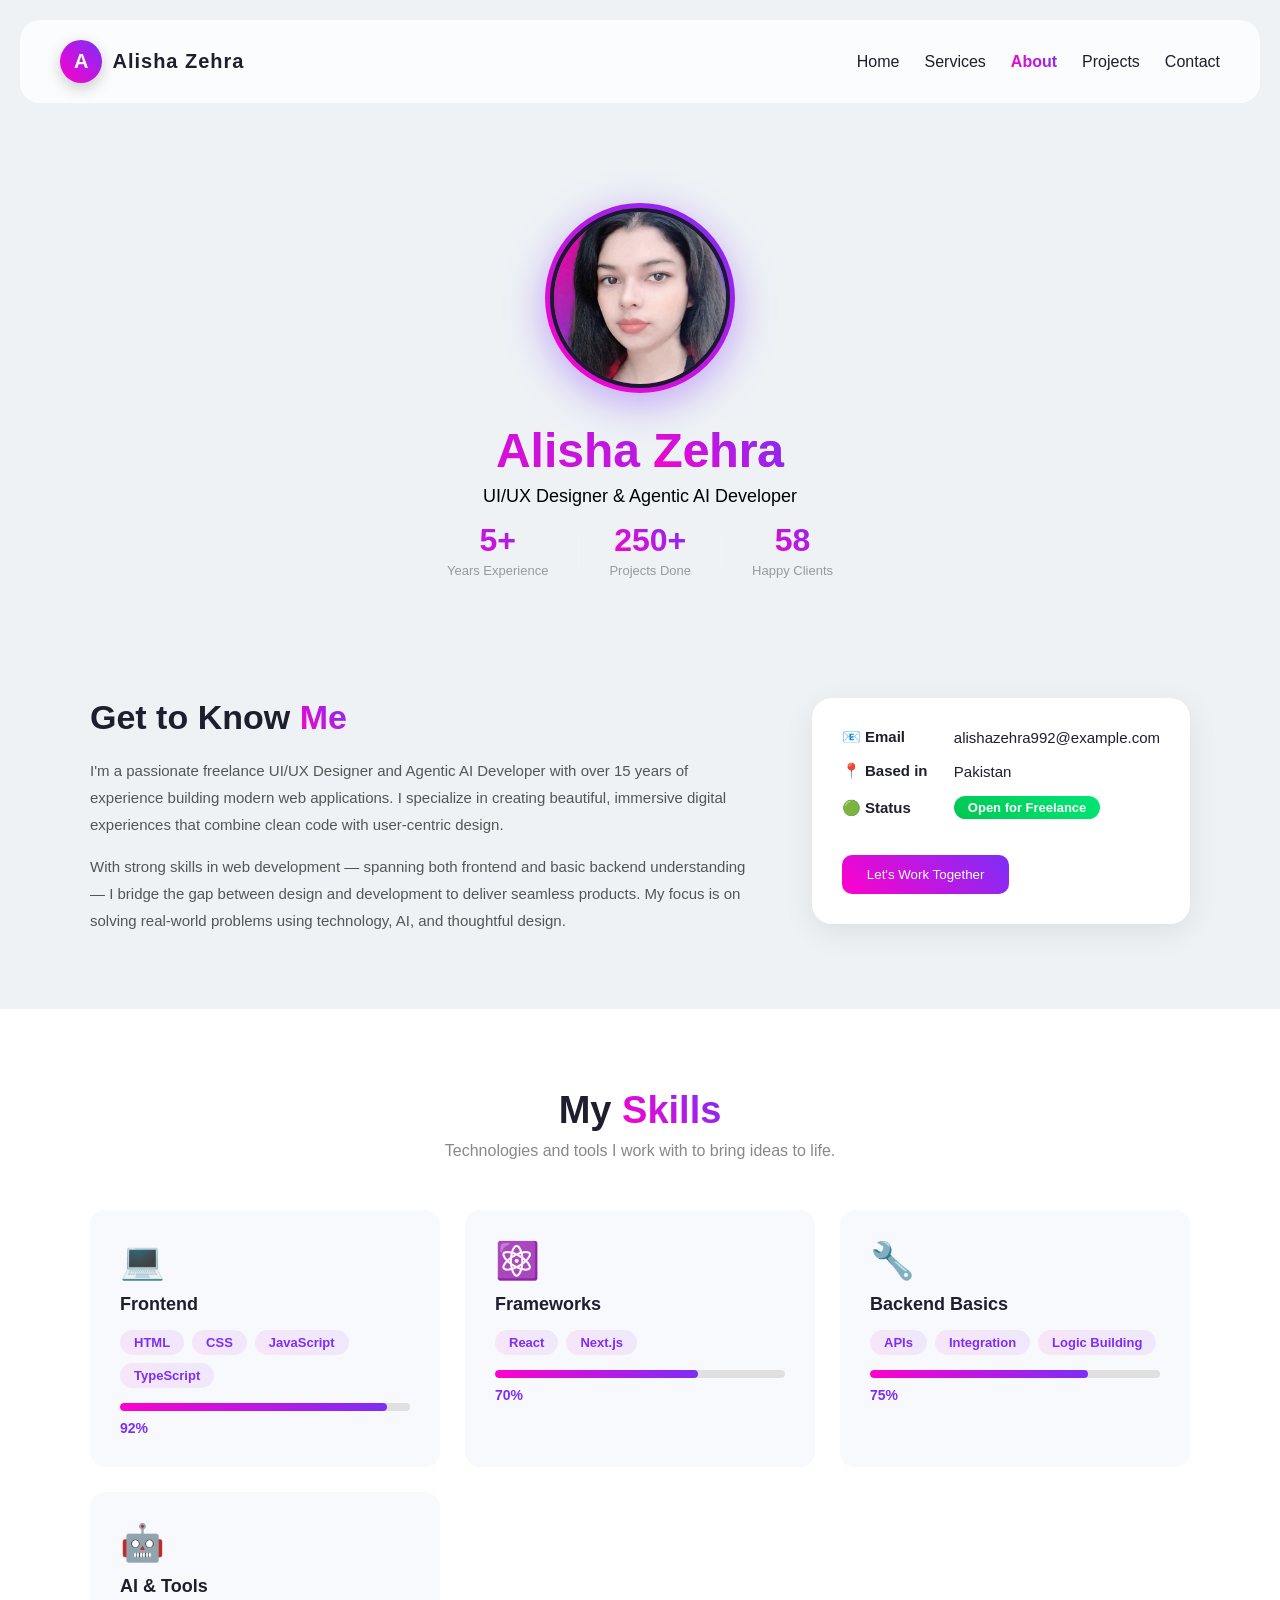
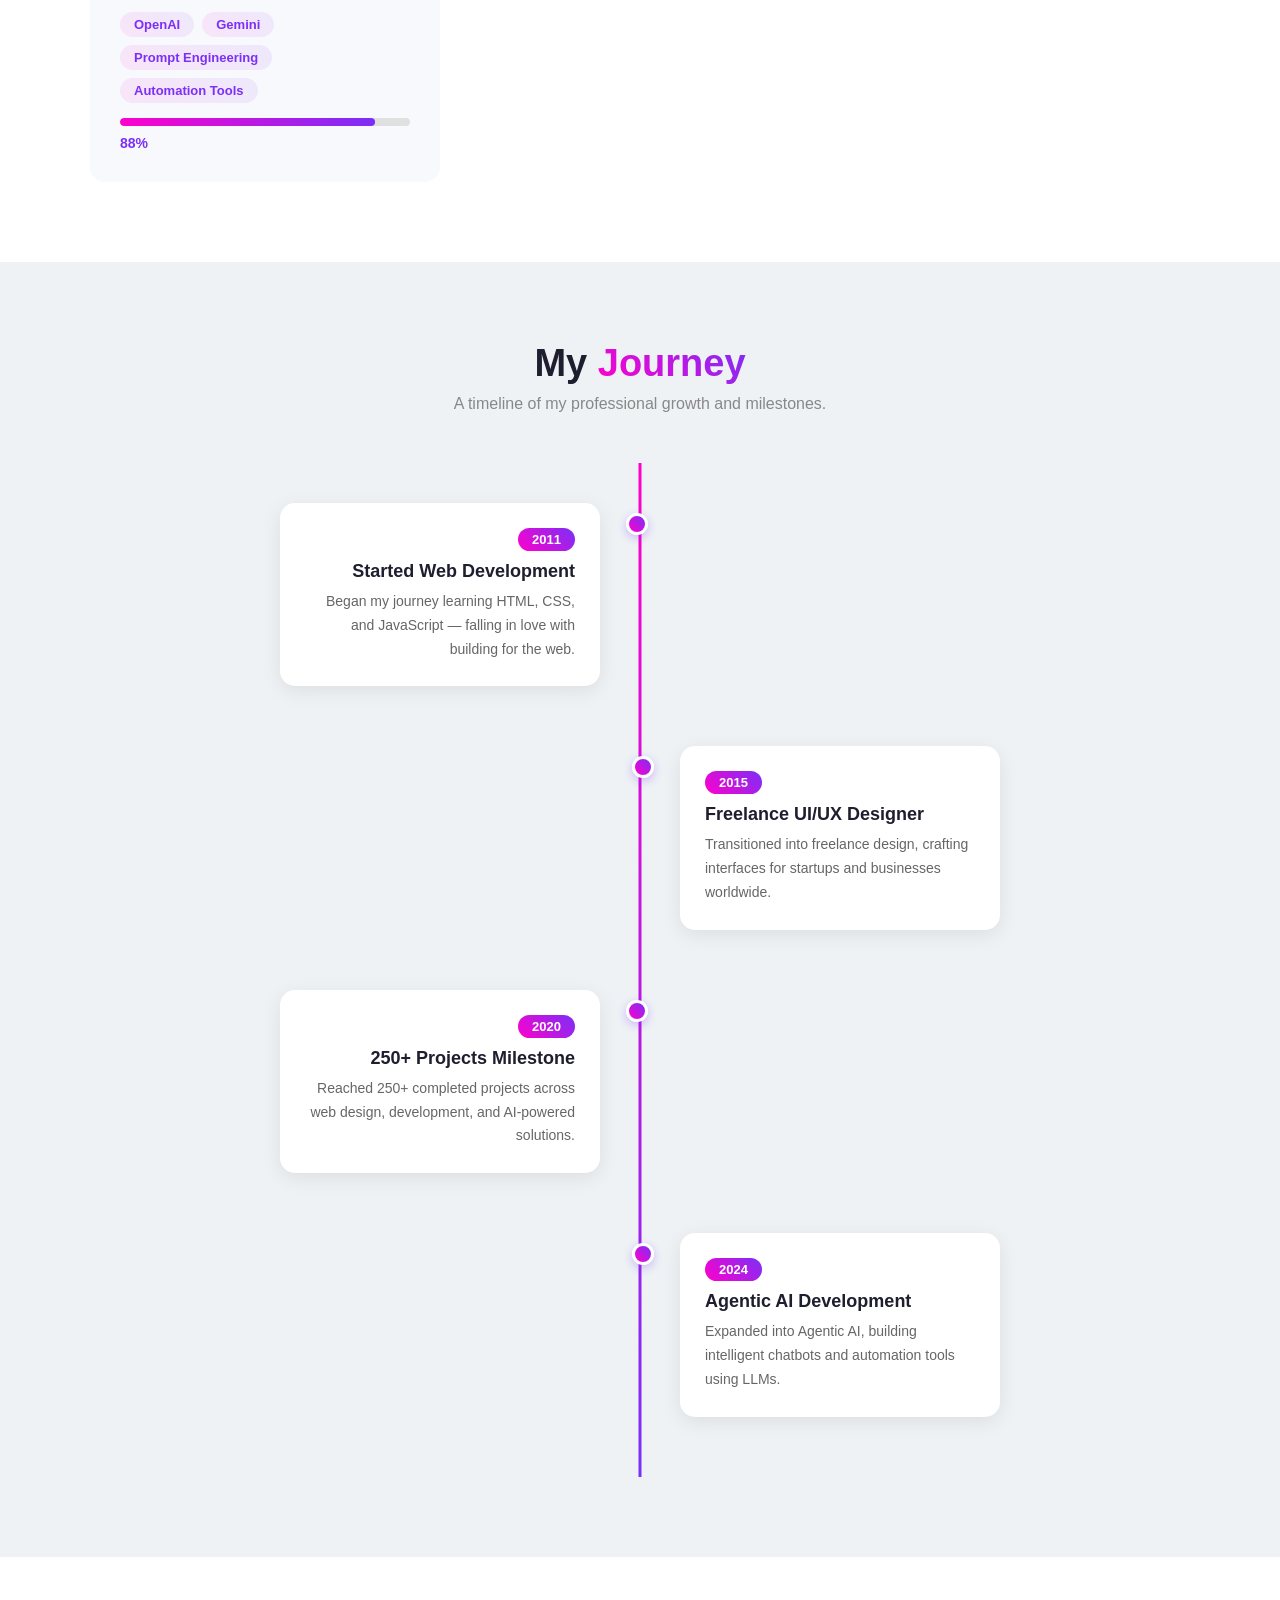
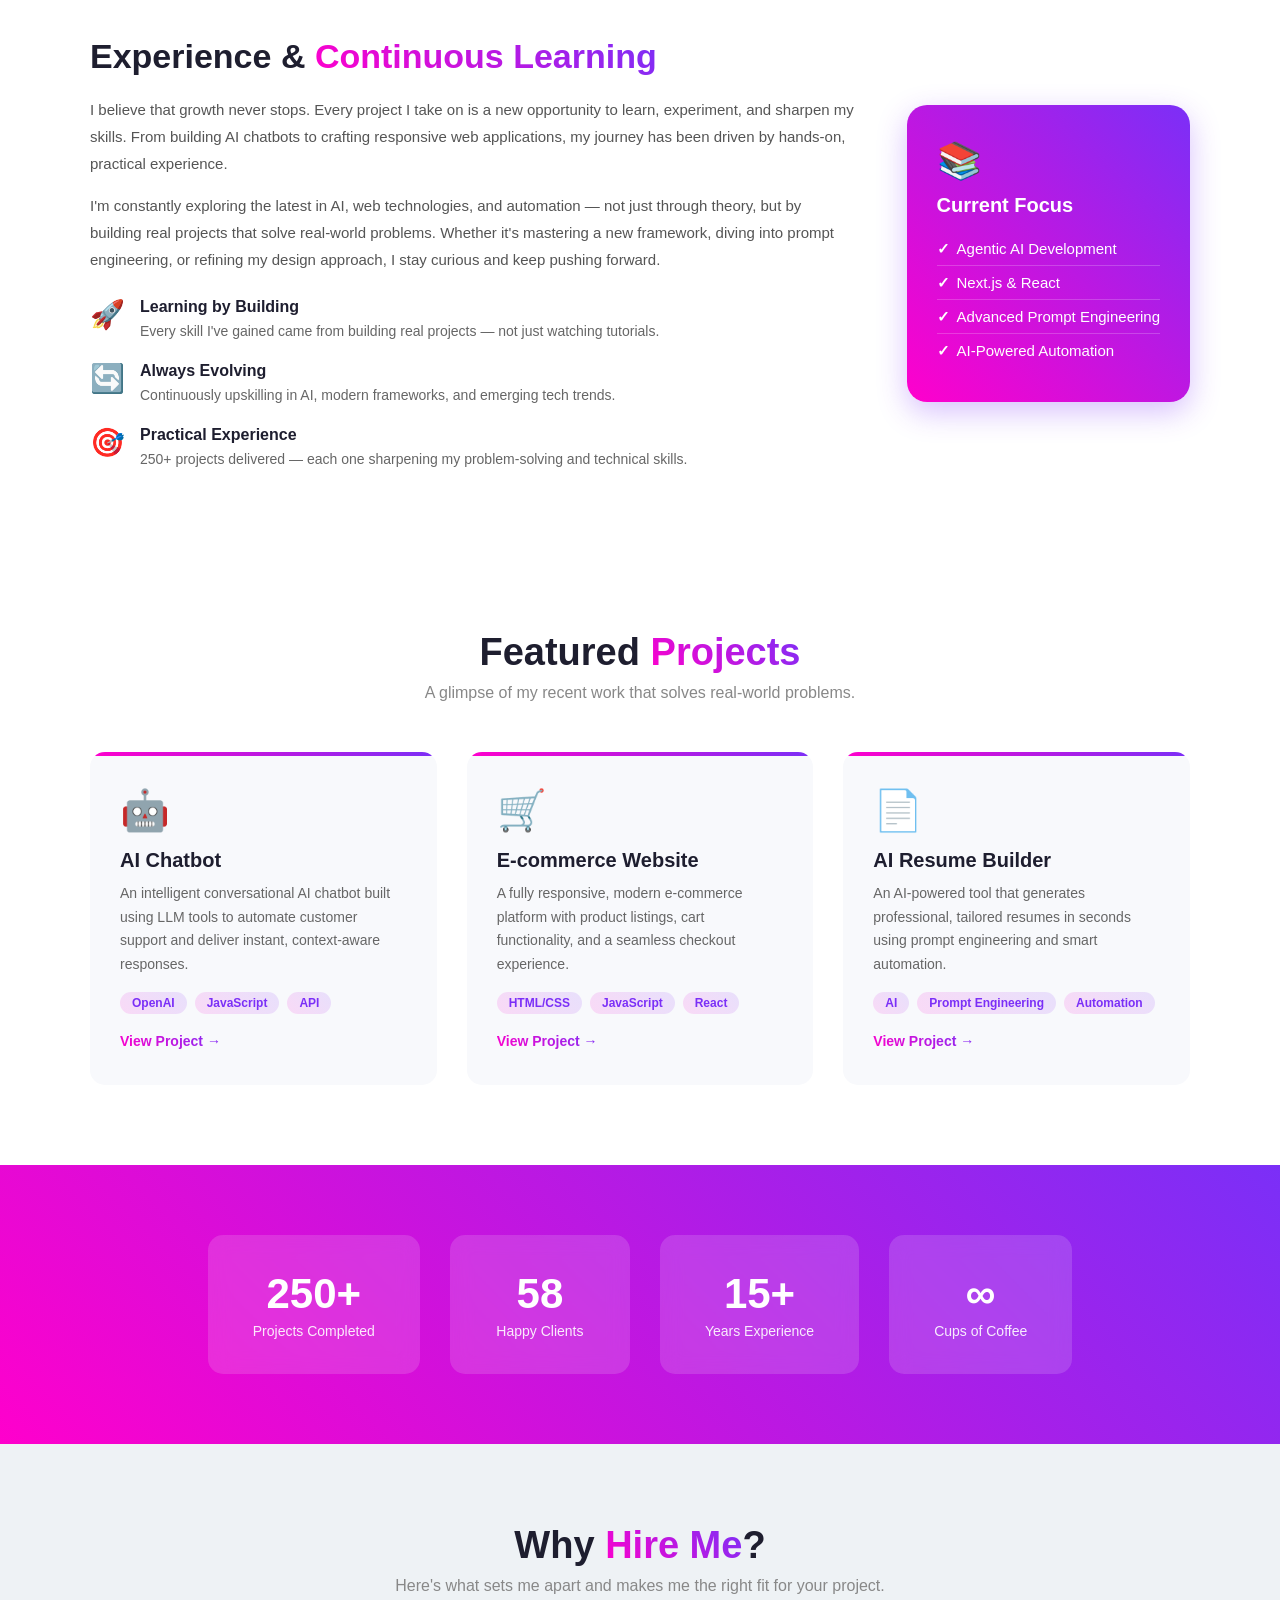
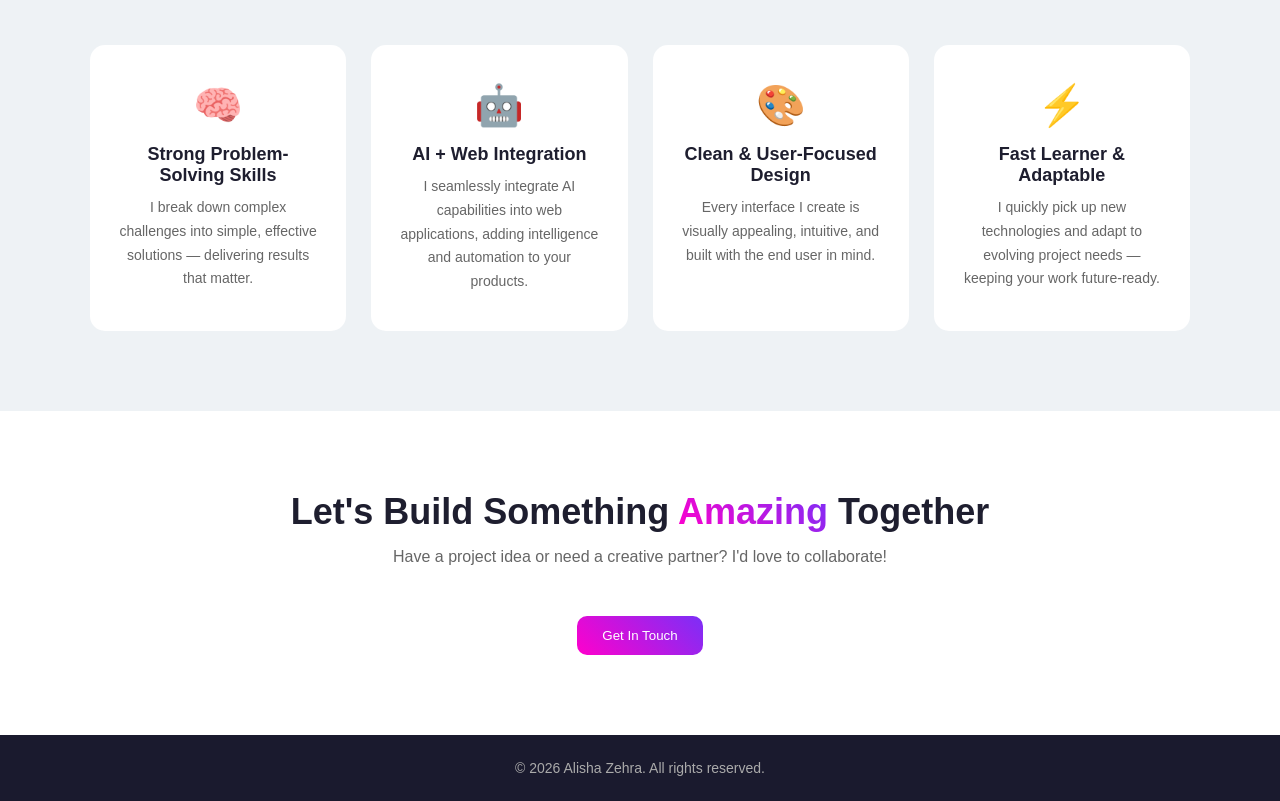
<file: about.html>
<!DOCTYPE html>
<html lang="en">
<head>
  <meta charset="UTF-8">
  <meta name="viewport" content="width=device-width, initial-scale=1.0">
  <title>About - Alisha Zehra</title>
  <link rel="stylesheet" href="style.css">
  <link rel="stylesheet" href="about.css">
</head>
<body>

  <!-- NAVBAR -->
  <header class="navbar">
    <div class="logo">
      <div class="logo-circle">A</div>
      <span class="logo-text">Alisha Zehra</span>
    </div>
    <button class="hamburger" id="hamburger">&#9776;</button>
    <ul class="nav-links" id="nav-links">
      <li><a href="index.html#home">Home</a></li>
    
      <li><a href="services.html">Services</a></li>
        <li><a href="about.html" class="active-link">About</a></li>
      <li><a href="portfolio.html">Projects</a></li>
      <li><a href="contact.html">Contact</a></li>
    </ul>
  </header>

  <!-- ABOUT HERO + INTRO (Combined for better first look) -->
  <section class="about-hero-intro">
    <div class="about-hero-bg">
      <div class="about-hero-content">
        <div class="about-image-center">
          <div class="about-image-card">
            <img src="ChatGPT Image Mar 20, 2026, 01_48_53 AM.png" alt="Alisha Zehra">
          </div>
        </div>
        <h1>Alisha <span class="gradient-text">Zehra</span></h1>
        <h4 class="about-role">UI/UX Designer & Agentic AI Developer</h4>
      
        <div class="about-hero-stats">
          <div class="hero-stat">
            <h3>5+</h3>
            <p>Years Experience</p>
          </div>
          <div class="hero-stat-divider"></div>
          <div class="hero-stat">
            <h3>250+</h3>
            <p>Projects Done</p>
          </div>
          <div class="hero-stat-divider"></div>
          <div class="hero-stat">
            <h3>58</h3>
            <p>Happy Clients</p>
          </div>
        </div>
      </div>
    </div>

    <div class="about-bio">
      <div class="about-bio-wrapper">
        <div class="about-bio-text">
          <h2>Get to Know <span class="gradient-text">Me</span></h2>
          <p>
            I'm a passionate freelance UI/UX Designer and Agentic AI Developer with over 15 years of 
            experience building modern web applications. I specialize in creating beautiful, immersive 
            digital experiences that combine clean code with user-centric design.
          </p>
          <p>
            With strong skills in web development — spanning both frontend and basic backend understanding — 
            I bridge the gap between design and development to deliver seamless products. My focus is on 
            solving real-world problems using technology, AI, and thoughtful design.
          </p>
        </div>
        <div class="about-bio-details">
          <div class="detail-item">
            <span class="detail-label">📧 Email</span>
            <span>alishazehra992@example.com</span>
          </div>
          <div class="detail-item">
            <span class="detail-label">📍 Based in</span>
            <span>Pakistan</span>
          </div>
          <div class="detail-item">
            <span class="detail-label">🟢 Status</span>
            <span class="available-badge">Open for Freelance</span>
          </div>
          <a href="contact.html"><button class="primary-btn">Let's Work Together</button></a>
        </div>
      </div>
    </div>
  </section>

  <!-- SKILLS SECTION -->
  <section class="skills-section">
    <h2 class="section-title">My <span class="gradient-text">Skills</span></h2>
    <p class="section-subtitle">Technologies and tools I work with to bring ideas to life.</p>

    <div class="skills-grid">

      <!-- Frontend -->
      <div class="skill-card">
        <div class="skill-icon">💻</div>
        <h3>Frontend</h3>
        <div class="skill-tags">
          <span class="skill-tag">HTML</span>
          <span class="skill-tag">CSS</span>
          <span class="skill-tag">JavaScript</span>
          <span class="skill-tag">TypeScript</span>
        </div>
        <div class="skill-bar"><div class="skill-fill" style="width:92%"></div></div>
        <span class="skill-percent">92%</span>
      </div>

      <!-- Frameworks -->
      <div class="skill-card">
        <div class="skill-icon">⚛️</div>
        <h3>Frameworks</h3>
        <div class="skill-tags">
          <span class="skill-tag">React</span>
          <span class="skill-tag">Next.js</span>
        </div>
        <div class="skill-bar"><div class="skill-fill" style="width:70%"></div></div>
        <span class="skill-percent">70%</span>
      </div>

      <!-- Backend Basics -->
      <div class="skill-card">
        <div class="skill-icon">🔧</div>
        <h3>Backend Basics</h3>
        <div class="skill-tags">
          <span class="skill-tag">APIs</span>
          <span class="skill-tag">Integration</span>
          <span class="skill-tag">Logic Building</span>
        </div>
        <div class="skill-bar"><div class="skill-fill" style="width:75%"></div></div>
        <span class="skill-percent">75%</span>
      </div>

      <!-- AI & Tools -->
      <div class="skill-card">
        <div class="skill-icon">🤖</div>
        <h3>AI & Tools</h3>
        <div class="skill-tags">
          <span class="skill-tag">OpenAI</span>
          <span class="skill-tag">Gemini</span>
          <span class="skill-tag">Prompt Engineering</span>
          <span class="skill-tag">Automation Tools</span>
        </div>
        <div class="skill-bar"><div class="skill-fill" style="width:88%"></div></div>
        <span class="skill-percent">88%</span>
      </div>

    </div>
  </section>

  <!-- JOURNEY / TIMELINE -->
  <section class="journey-section">
    <h2 class="section-title">My <span class="gradient-text">Journey</span></h2>
    <p class="section-subtitle">A timeline of my professional growth and milestones.</p>

    <div class="timeline">
      <div class="timeline-item left">
        <div class="timeline-content">
          <span class="timeline-year">2011</span>
          <h3>Started Web Development</h3>
          <p>Began my journey learning HTML, CSS, and JavaScript — falling in love with building for the web.</p>
        </div>
      </div>
      <div class="timeline-item right">
        <div class="timeline-content">
          <span class="timeline-year">2015</span>
          <h3>Freelance UI/UX Designer</h3>
          <p>Transitioned into freelance design, crafting interfaces for startups and businesses worldwide.</p>
        </div>
      </div>
      <div class="timeline-item left">
        <div class="timeline-content">
          <span class="timeline-year">2020</span>
          <h3>250+ Projects Milestone</h3>
          <p>Reached 250+ completed projects across web design, development, and AI-powered solutions.</p>
        </div>
      </div>
      <div class="timeline-item right">
        <div class="timeline-content">
          <span class="timeline-year">2024</span>
          <h3>Agentic AI Development</h3>
          <p>Expanded into Agentic AI, building intelligent chatbots and automation tools using LLMs.</p>
        </div>
      </div>
    </div>
  </section>

  <!-- EXPERIENCE / LEARNING -->
  <section class="learning-section">
    <div class="learning-wrapper">
      <div class="learning-text">
        <h2>Experience & <span class="gradient-text">Continuous Learning</span></h2>
        <p>
          I believe that growth never stops. Every project I take on is a new opportunity to learn, 
          experiment, and sharpen my skills. From building AI chatbots to crafting responsive web 
          applications, my journey has been driven by hands-on, practical experience.
        </p>
        <p>
          I'm constantly exploring the latest in AI, web technologies, and automation — not just 
          through theory, but by building real projects that solve real-world problems. Whether it's 
          mastering a new framework, diving into prompt engineering, or refining my design approach, 
          I stay curious and keep pushing forward.
        </p>
        <div class="learning-highlights">
          <div class="learning-item">
            <span class="learning-icon">🚀</span>
            <div>
              <h4>Learning by Building</h4>
              <p>Every skill I've gained came from building real projects — not just watching tutorials.</p>
            </div>
          </div>
          <div class="learning-item">
            <span class="learning-icon">🔄</span>
            <div>
              <h4>Always Evolving</h4>
              <p>Continuously upskilling in AI, modern frameworks, and emerging tech trends.</p>
            </div>
          </div>
          <div class="learning-item">
            <span class="learning-icon">🎯</span>
            <div>
              <h4>Practical Experience</h4>
              <p>250+ projects delivered — each one sharpening my problem-solving and technical skills.</p>
            </div>
          </div>
        </div>
      </div>
      <div class="learning-visual">
        <div class="learning-card">
          <div class="learning-card-icon">📚</div>
          <h3>Current Focus</h3>
          <ul>
            <li>Agentic AI Development</li>
            <li>Next.js & React</li>
            <li>Advanced Prompt Engineering</li>
            <li>AI-Powered Automation</li>
          </ul>
        </div>
      </div>
    </div>
  </section>

  <!-- PROJECTS HIGHLIGHT -->
  <section class="projects-highlight">
    <h2 class="section-title">Featured <span class="gradient-text">Projects</span></h2>
    <p class="section-subtitle">A glimpse of my recent work that solves real-world problems.</p>

    <div class="projects-highlight-grid">

      <div class="highlight-card">
        <div class="highlight-icon">🤖</div>
        <h3>AI Chatbot</h3>
        <p>An intelligent conversational AI chatbot built using LLM tools to automate customer support and deliver instant, context-aware responses.</p>
        <div class="highlight-tags">
          <span>OpenAI</span>
          <span>JavaScript</span>
          <span>API</span>
        </div>
        <a href="portfolio.html" class="highlight-link">View Project →</a>
      </div>

      <div class="highlight-card">
        <div class="highlight-icon">🛒</div>
        <h3>E-commerce Website</h3>
        <p>A fully responsive, modern e-commerce platform with product listings, cart functionality, and a seamless checkout experience.</p>
        <div class="highlight-tags">
          <span>HTML/CSS</span>
          <span>JavaScript</span>
          <span>React</span>
        </div>
        <a href="portfolio.html" class="highlight-link">View Project →</a>
      </div>

      <div class="highlight-card">
        <div class="highlight-icon">📄</div>
        <h3>AI Resume Builder</h3>
        <p>An AI-powered tool that generates professional, tailored resumes in seconds using prompt engineering and smart automation.</p>
        <div class="highlight-tags">
          <span>AI</span>
          <span>Prompt Engineering</span>
          <span>Automation</span>
        </div>
        <a href="portfolio.html" class="highlight-link">View Project →</a>
      </div>

    </div>
  </section>

  <!-- FUN FACTS -->
  <section class="fun-facts">
    <div class="fact-card">
      <h2>250+</h2>
      <p>Projects Completed</p>
    </div>
    <div class="fact-card">
      <h2>58</h2>
      <p>Happy Clients</p>
    </div>
    <div class="fact-card">
      <h2>15+</h2>
      <p>Years Experience</p>
    </div>
    <div class="fact-card">
      <h2>∞</h2>
      <p>Cups of Coffee</p>
    </div>
  </section>

  <!-- WHY HIRE ME -->
  <section class="why-hire-section">
    <h2 class="section-title">Why <span class="gradient-text">Hire Me</span>?</h2>
    <p class="section-subtitle">Here's what sets me apart and makes me the right fit for your project.</p>

    <div class="why-hire-grid">
      <div class="why-card">
        <div class="why-icon">🧠</div>
        <h3>Strong Problem-Solving Skills</h3>
        <p>I break down complex challenges into simple, effective solutions — delivering results that matter.</p>
      </div>
      <div class="why-card">
        <div class="why-icon">🤖</div>
        <h3>AI + Web Integration</h3>
        <p>I seamlessly integrate AI capabilities into web applications, adding intelligence and automation to your products.</p>
      </div>
      <div class="why-card">
        <div class="why-icon">🎨</div>
        <h3>Clean & User-Focused Design</h3>
        <p>Every interface I create is visually appealing, intuitive, and built with the end user in mind.</p>
      </div>
      <div class="why-card">
        <div class="why-icon">⚡</div>
        <h3>Fast Learner & Adaptable</h3>
        <p>I quickly pick up new technologies and adapt to evolving project needs — keeping your work future-ready.</p>
      </div>
    </div>
  </section>

  <!-- CTA -->
  <section class="about-cta">
    <h2>Let's Build Something <span class="gradient-text">Amazing</span> Together</h2>
    <p>Have a project idea or need a creative partner? I'd love to collaborate!</p>
    <a href="contact.html"><button class="primary-btn">Get In Touch</button></a>
  </section>

  <!-- FOOTER -->
  <footer class="about-footer">
    <p>&copy; 2026 Alisha Zehra. All rights reserved.</p>
  </footer>

  <div class="sidebar-overlay" id="sidebarOverlay"></div>
  <script>
    const hamburger = document.getElementById('hamburger');
    const navLinks = document.getElementById('nav-links');
    const overlay = document.getElementById('sidebarOverlay');

    function openSidebar() {
      navLinks.classList.add('show');
      overlay.classList.add('active');
      hamburger.classList.add('active');
      hamburger.innerHTML = '<span class="close-icon">&times;</span>';
    }
    function closeSidebar() {
      navLinks.classList.remove('show');
      overlay.classList.remove('active');
      hamburger.classList.remove('active');
      hamburger.innerHTML = '&#9776;';
    }
    hamburger.addEventListener('click', () => {
      navLinks.classList.contains('show') ? closeSidebar() : openSidebar();
    });
    overlay.addEventListener('click', closeSidebar);
  </script>

</body>
</html>
</file>
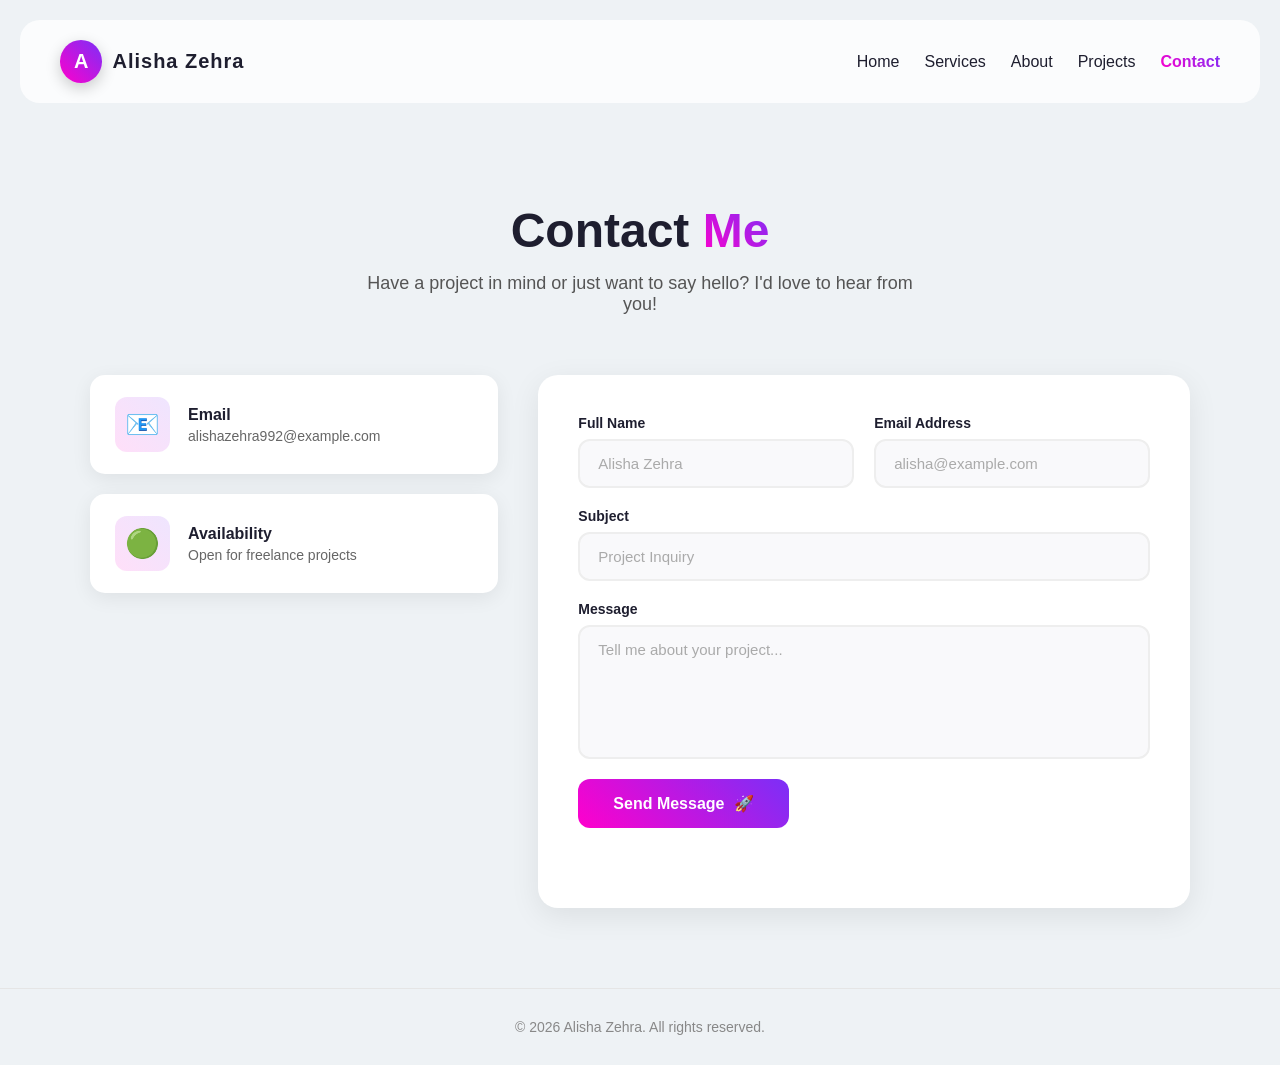
<file: contact.html>
<!DOCTYPE html>
<html lang="en">
<head>
  <meta charset="UTF-8">
  <meta name="viewport" content="width=device-width, initial-scale=1.0">
  <title>Contact - Alisha Zehra</title>
  <link rel="stylesheet" href="style.css">
  <link rel="stylesheet" href="contact.css">
</head>
<body>

  <!-- NAVBAR -->
  <header class="navbar">
    <div class="logo">
      <div class="logo-circle">A</div>
      <span class="logo-text">Alisha Zehra</span>
    </div>
    <button class="hamburger" id="hamburger">&#9776;</button>
    <ul class="nav-links" id="nav-links">
      <li><a href="index.html">Home</a></li>
     
      <li><a href="services.html">Services</a></li>
       <li><a href="index.html#about">About</a></li>
      <li><a href="portfolio.html">Projects</a></li>
      <li><a href="contact.html" class="active-link">Contact</a></li>
    </ul>
  </header>

  <!-- CONTACT HERO -->
  <section class="contact-hero">
    <h1>Contact <span class="gradient-text">Me</span></h1>
    <p>Have a project in mind or just want to say hello? I'd love to hear from you!</p>
  </section>

  <!-- CONTACT CONTENT -->
  <section class="contact-section">
    <div class="contact-wrapper">

      <!-- LEFT: Info Cards -->
      <div class="contact-info">
        <div class="info-card">
          <div class="info-icon">📧</div>
          <div>
            <h4>Email</h4>
            <p>alishazehra992@example.com</p>
          </div>
        </div>
        
        <div class="info-card">
          <div class="info-icon">🟢</div>
          <div>
            <h4>Availability</h4>
            <p>Open for freelance projects</p>
          </div>
        </div>

        <!-- Social Links -->
       
      </div>

      <!-- RIGHT: Contact Form -->
      <div class="contact-form-container">
        <form id="contactForm" class="contact-form">
          <div class="form-row">
            <div class="form-group">
              <label for="name">Full Name</label>
              <input type="text" id="name" placeholder="Alisha Zehra" required>
            </div>
            <div class="form-group">
              <label for="email">Email Address</label>
              <input type="email" id="email" placeholder="alisha@example.com" required>
            </div>
          </div>
          <div class="form-group">
            <label for="subject">Subject</label>
            <input type="text" id="subject" placeholder="Project Inquiry" required>
          </div>
          <div class="form-group">
            <label for="message">Message</label>
            <textarea id="message" rows="6" placeholder="Tell me about your project..." required></textarea>
          </div>
          <button type="submit" class="submit-btn">
            <span class="btn-text">Send Message</span>
            <span class="btn-icon">🚀</span>
          </button>
          <div id="formStatus" class="form-status"></div>
        </form>
      </div>

    </div>
  </section>

  <!-- FOOTER -->
  <footer class="contact-footer">
    <p>&copy; 2026 Alisha Zehra. All rights reserved.</p>
  </footer>

  <div class="sidebar-overlay" id="sidebarOverlay"></div>
  <script>
    // Hamburger sidebar toggle
    const hamburger = document.getElementById('hamburger');
    const navLinks = document.getElementById('nav-links');
    const overlay = document.getElementById('sidebarOverlay');

    function openSidebar() {
      navLinks.classList.add('show');
      overlay.classList.add('active');
      hamburger.classList.add('active');
      hamburger.innerHTML = '<span class="close-icon">&times;</span>';
    }
    function closeSidebar() {
      navLinks.classList.remove('show');
      overlay.classList.remove('active');
      hamburger.classList.remove('active');
      hamburger.innerHTML = '&#9776;';
    }
    hamburger.addEventListener('click', () => {
      navLinks.classList.contains('show') ? closeSidebar() : openSidebar();
    });
    overlay.addEventListener('click', closeSidebar);

    // Contact form submission
    const form = document.getElementById('contactForm');
    const formStatus = document.getElementById('formStatus');

    form.addEventListener('submit', function (e) {
      e.preventDefault();

      const name = document.getElementById('name').value.trim();
      const email = document.getElementById('email').value.trim();
      const message = document.getElementById('message').value.trim();

      if (!name || !email || !message) {
        formStatus.textContent = '⚠️ Please fill in all required fields.';
        formStatus.className = 'form-status error';
        return;
      }

      const btn = form.querySelector('.submit-btn');
      const btnText = btn.querySelector('.btn-text');
      const originalText = btnText.textContent;
      btn.disabled = true;
      btnText.textContent = 'Sending...';

      // Send data to Formspree (replace URL with your endpoint)
      fetch('https://formspree.io/f/mvzwvkne', {
        method: 'POST',
        headers: { 'Accept': 'application/json', 'Content-Type': 'application/json' },
        body: JSON.stringify({ name, email, message })
      })
        .then(response => {
          if (response.ok) {
            formStatus.textContent = '✅ Message sent successfully! I\'ll get back to you soon.';
            formStatus.className = 'form-status success';
            form.reset();
          } else {
            formStatus.textContent = '❌ Something went wrong. Please try again.';
            formStatus.className = 'form-status error';
          }
        })
        .catch(() => {
          formStatus.textContent = '❌ Network error. Please try again later.';
          formStatus.className = 'form-status error';
        })
        .finally(() => {
          btn.disabled = false;
          btnText.textContent = originalText;

          setTimeout(() => {
            formStatus.textContent = '';
            formStatus.className = 'form-status';
          }, 5000);
        });
    });
  </script>
</body>
</html>
</file>
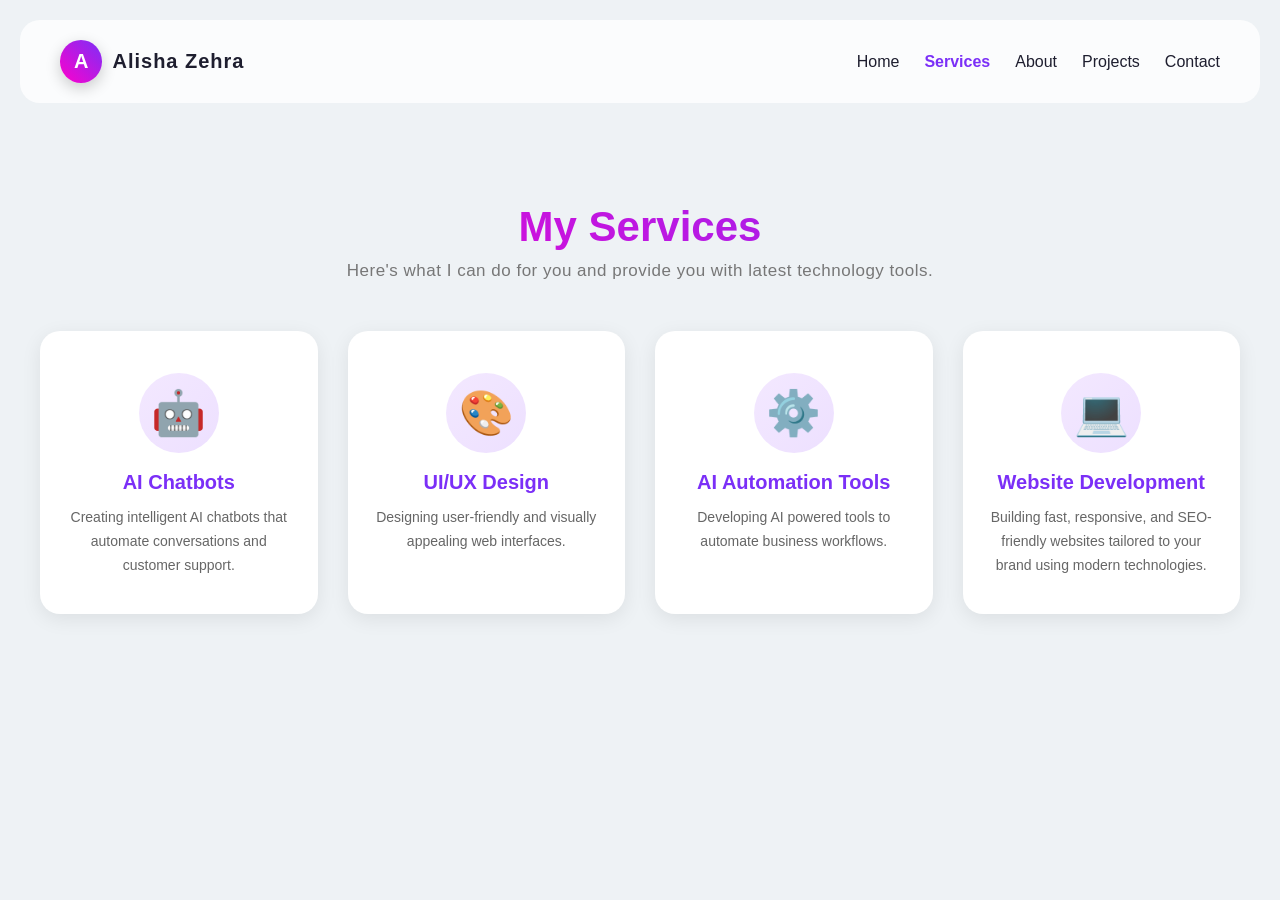
<file: services.html>
<!DOCTYPE html>
<html lang="en">
<head>
  <meta charset="UTF-8">
  <meta name="viewport" content="width=device-width, initial-scale=1.0">
  <title>Services - Alisha Zehra</title>
  <link rel="stylesheet" href="style.css">
  <link rel="stylesheet" href="services.css">
</head>
<body>

  <!-- NAVBAR -->
  <header class="navbar">
    <div class="logo">
      <div class="logo-circle">A</div>
      <span class="logo-text">Alisha Zehra</span>
    </div>

    <button class="hamburger" id="hamburger">&#9776;</button>

    <ul class="nav-links" id="nav-links">
      <li><a href="index.html#home">Home</a></li>
     
      <li><a href="services.html" class="active">Services</a></li>
       <li><a href="about.html">About</a></li>
      <li><a href="portfolio.html">Projects</a></li>
      <li><a href="index.html#contact">Contact</a></li>
    </ul>
  </header>

  <!-- SERVICES SECTION -->
  <section class="services-section">
    <h1 class="services-heading">My Services</h1>
    <p class="services-subheading">Here's what I can do for you  and provide you with latest technology tools.</p>

    <div class="services-container">

      <!-- Card 1: AI Chatbots -->
      <div class="service-card">
        <div class="service-icon">🤖</div>
        <h3>AI Chatbots</h3>
        <p>Creating intelligent AI chatbots that automate conversations and customer support.</p>
      </div>

      <!-- Card 2: UI/UX Design -->
      <div class="service-card">
        <div class="service-icon">🎨</div>
        <h3>UI/UX Design</h3>
        <p>Designing user-friendly and visually appealing web interfaces.</p>
      </div>

      <!-- Card 3: AI Automation Tools -->
      <div class="service-card">
        <div class="service-icon">⚙️</div>
        <h3>AI Automation Tools</h3>
        <p>Developing AI powered tools to automate business workflows.</p>
      </div>

      <!-- Card 4: Website Development -->
      <div class="service-card">
        <div class="service-icon">💻</div>
        <h3>Website Development</h3>
        <p>Building fast, responsive, and SEO-friendly websites tailored to your brand using modern technologies.</p>
      </div>

    </div>
  </section>

  <div class="sidebar-overlay" id="sidebarOverlay"></div>
  <script>
    const hamburger = document.getElementById('hamburger');
    const navLinks = document.getElementById('nav-links');
    const overlay = document.getElementById('sidebarOverlay');

    function openSidebar() {
      navLinks.classList.add('show');
      overlay.classList.add('active');
      hamburger.classList.add('active');
      hamburger.innerHTML = '<span class="close-icon">&times;</span>';
    }
    function closeSidebar() {
      navLinks.classList.remove('show');
      overlay.classList.remove('active');
      hamburger.classList.remove('active');
      hamburger.innerHTML = '&#9776;';
    }
    hamburger.addEventListener('click', () => {
      navLinks.classList.contains('show') ? closeSidebar() : openSidebar();
    });
    overlay.addEventListener('click', closeSidebar);
  </script>

</body>
</html>
</file>
<file: style.css>
/* RESET */
*{
  margin:0;
  padding:0;
  box-sizing:border-box;
  font-family: 'Segoe UI', sans-serif;
}

body{
  background:#eef2f5;
  color:#1e1e2f;
}

/* NAVBAR */
.navbar{
  display:flex;
  justify-content:space-between;
  align-items:center;
  padding:20px 40px;
  background:#ffffffcc;
  border-radius:20px;
  margin:20px;
  position:relative;
  z-index:1000;
}

.logo-circle{
  background:linear-gradient(45deg,#ff00cc,#7b2ff7);
  color:white;
  padding:8px 12px;
  border-radius:50%;
  margin-right:8px;
}

.nav-links{
  display:flex;
  list-style:none;
  gap:25px;
  align-items:center;
}

.nav-links li a{
  text-decoration:none;
  color:#1e1e2f;
}

.contact-btn{
  background:linear-gradient(45deg,#ff00cc,#7b2ff7);
  border:none;
  color:white;
  padding:10px 20px;
  border-radius:10px;
  cursor:pointer;
}

.hamburger{
  display:none;
  font-size:28px;
  background:none;
  border:none;
  cursor:pointer;
}

/* HERO */
.hero{
  display:flex;
  justify-content:space-between;
  align-items:center;
  padding:60px 40px;
  flex-wrap: wrap;
}

.hero-left{
  max-width:500px;
}

.tag{
  background:linear-gradient(45deg,#ff00cc,#7b2ff7);
  color:white;
  padding:8px 15px;
  border-radius:10px;
  font-size:14px;
}

.hero-left h1{
  font-size:48px;
  margin:20px 0;
}

.primary-btn{
  margin-top:20px;
  padding:12px 25px;
  background:linear-gradient(45deg,#ff00cc,#7b2ff7);
  border:none;
  color:white;
  border-radius:10px;
  cursor:pointer;
}

.stats{
  display:flex;
  gap:40px;
  margin-top:40px;
  background:white;
  padding:20px;
  border-radius:15px;
  flex-wrap: wrap;
}

.hero-right{
  margin-top:20px;
}

.image-card{
  background: white;
  padding:20px;
  border-radius:20px;
  box-shadow:0 10px 30px rgba(0,0,0,0.1);
}

.image-card img{
  width:280px;
  border-radius:15px;
}

/* ABOUT */
.about{
  padding:60px 40px;
  text-align:center;
}

.about-cards{
  display:flex;
  justify-content:center;
  gap:20px;
  margin-top:20px;
}

.about-cards .card{
  background:white;
  padding:20px;
  border-radius:15px;
  box-shadow:0 5px 15px rgba(0,0,0,0.1);
}

/* PORTFOLIO */
.portfolio{
  padding:60px 40px;
  text-align:center;
}

.portfolio-grid{
  display:grid;
  grid-template-columns:repeat(auto-fit,minmax(250px,1fr));
  gap:20px;
  margin-top:20px;
}

.portfolio-item img{
  width:100%;
  border-radius:15px;
  transition: transform 0.3s ease;
}

.portfolio-item img:hover{
  transform: scale(1.05);
}

/* CONTACT */
.contact{
  padding:60px 40px;
  text-align:center;
}

.contact form{
  display:flex;
  flex-direction:column;
  gap:15px;
  max-width:400px;
  margin:0 auto;
}

.contact input, .contact textarea{
  padding:12px;
  border-radius:10px;
  border:1px solid #ccc;
  font-size:1rem;
  resize:none;
}

.contact button{
  padding:12px;
  border:none;
  background:linear-gradient(45deg,#ff00cc,#7b2ff7);
  color:white;
  border-radius:10px;
  cursor:pointer;
  font-size:1rem;
}

/* ----------------- RESPONSIVE ----------------- */
@media (max-width:768px){
  .hamburger{
    display:block;
  }

  .nav-links{
    position:fixed;
    top:0;
    right:-300px;
    width:250px;
    height:100%;
    background:#ffffff;
    flex-direction:column;
    padding:60px 20px;
    gap:25px;
    transition: right 0.3s ease;
    box-shadow: -5px 0 20px rgba(0,0,0,0.1);
  }

  .nav-links.show{
    right:0;
  }

  .hero{
    flex-direction:column;
    align-items:center;
    text-align:center;
    padding:40px 20px;
    gap:10px;
  }

  .hero-left{
    max-width:100%;
  }

  .hero-left h1{
    font-size:28px;
    margin:15px 0;
  }

  .hero-left p{
    font-size:14px;
    line-height:1.6;
    padding:0 5px;
  }

  .hero-right{
    margin-top:10px;
  }

  .image-card{
    padding:12px;
  }

  .image-card img{
    width:180px;
  }

  .stats{
    justify-content:center;
    gap:20px;
    padding:15px;
  }

  .stats div h3{
    font-size:20px;
  }

  .stats div p{
    font-size:12px;
  }

  .primary-btn{
    padding:10px 22px;
    font-size:14px;
  }
}


/* LOGO */
.logo {
  display: flex;
  align-items: center;
  font-weight: bold;
  font-size: 20px;
  cursor: pointer;
}

.logo-circle {
  background: linear-gradient(45deg, #ff00cc, #7b2ff7);
  color: white;
  padding: 10px 14px;
  border-radius: 50%;
  font-size: 20px;
  display: flex;
  align-items: center;
  justify-content: center;
  margin-right: 10px;
  box-shadow: 0 5px 15px rgba(0,0,0,0.2);
}

.logo-text {
  color: #1e1e2f;
  font-size: 20px;
  letter-spacing: 1px;
}

/* Mobile sidebar */
@media (max-width: 768px) {
  .nav-links{
    position: fixed;
    top: 0;
    right: -300px;
    width: 260px;
    height: 100%;
    background: #ffffff;
    flex-direction: column;
    padding: 80px 30px 30px;
    gap: 8px;
    transition: right 0.3s ease;
    box-shadow: -5px 0 20px rgba(0,0,0,0.1);
    z-index: 1000;
  }

  .nav-links.show{
    right: 0;
  }

  .nav-links li a{
    font-size: 16px;
    padding: 12px 0;
    display: block;
    border-bottom: 1px solid #f0f0f0;
    color: #1e1e2f;
  }

  .nav-links li a:hover{
    color: #7b2ff7;
  }

  .hamburger{
    display: block;
    font-size: 28px;
    background: none;
    border: none;
    cursor: pointer;
    z-index: 1100;
    color: #1e1e2f;
    transition: transform 0.3s ease;
  }

  .hamburger.active{
    transform: rotate(90deg);
  }

  .hamburger .close-icon{
    display: inline-flex;
    align-items: center;
    justify-content: center;
    width: 36px;
    height: 36px;
    background: linear-gradient(45deg, #ff00cc, #7b2ff7);
    border-radius: 6px;
    color: white;
    font-size: 22px;
    font-weight: bold;
  }

  .sidebar-overlay{
    display: none;
    position: fixed;
    top: 0;
    left: 0;
    width: 100%;
    height: 100%;
    background: rgba(0,0,0,0.4);
    z-index: 999;
  }

  .sidebar-overlay.active{
    display: block;
  }
}



/* PORTFOLIO SECTION */

.portfolio-section{
  padding:80px 40px;
  background: linear-gradient(45deg,#ff00cc,#7b2ff7);;
  color:blue;
}

.portfolio-header{
  text-align:center;
  margin-bottom:50px;
}

.portfolio-header h2{
  font-size:40px;
  margin-bottom:10px;
}

.portfolio-header p{
  font-size:16px;
  color:#ddd;
}

/* GRID */
.portfolio-grid{
  display:grid;
  grid-template-columns: repeat(auto-fit, minmax(280px,1fr));
  gap:30px;
}

/* PROJECT CARD */
.project-card{
  background: rgba(255,255,255,0.1);
  border-radius:15px;
  overflow:hidden;
  transition: transform 0.3s, background 0.3s;
}

.project-card:hover{
  transform: translateY(-10px);
  background: palevioletred
}

.project-card img{
  width:100%;
  height:200px;
  object-fit:cover;
}

.project-info{
  padding:15px;
}

.project-info h3{
  margin-bottom:8px;
  font-size:20px;
}

.project-info p{
  font-size:14px;
  color:#eee;
}

.project-buttons{
  margin-top:10px;
}

.project-buttons a{
  text-decoration:none;
  padding:8px 15px;
  margin-right:10px;
  border-radius:8px;
  font-size:14px;
  background: linear-gradient(45deg, #ff00cc, #7b2ff7);
  color:white;
  transition: opacity 0.3s;
}

.project-buttons a:hover{
  opacity:0.8;
}

/* RESPONSIVE */
@media(max-width:768px){
  .portfolio-section{
    padding:60px 20px;
  }
}








.portfolio{
padding:80px 8%;
background:whitesmoke;
}

.portfolio-title{
text-align:center;
font-size:38px;
color:whitesmoke;
margin-bottom:50px;
}

.portfolio-grid{
display:grid;
grid-template-columns:repeat(auto-fit,minmax(280px,1fr));
gap:30px;
}

.project-card{
background:black;
border-radius:12px;
overflow:hidden;
transition:0.3s;
box-shadow:0 5px 20px rgba(0,0,0,0.4);
}

.project-card:hover{
transform:translateY(-8px);
box-shadow:0 10px 35px rgba(0,0,0,0.6);
}

.project-card img{
width:100%;
height:200px;
object-fit:cover;
}

.project-content{
padding:20px;
}

.project-content h3{
color:whitesmoke;
margin-bottom:10px;
}

.project-content p{
color:whitesmoke;
font-size:14px;
margin-bottom:15px;
}

.project-links a{
text-decoration:none;
background:#7b2ff7;
color:whitesmoke;
padding:7px 16px;
border-radius:6px;
margin-right:10px;
font-size:13px;
transition:0.3s;
}

.project-links a:hover{
background:red;
}


.portfolio-heading{
text-align:center;
font-size:42px;
font-weight:bold;

 background: linear-gradient(45deg,#ff00cc,#7b2ff7);
  -webkit-background-clip: text;
  background-clip: text;
  -webkit-text-fill-color: transparent;

}

/* @keyframes glow{
from{
text-shadow:0 0 5px #7b2ff7, 0 0 10px #7b2ff7;
}
to{
text-shadow:0 0 15px #c471f5, 0 0 25px #c471f5;
}
} */

@keyframes glow{
from{
text-shadow:0 0 5px pink, 0 0 10px palevioletred;
}
to{
text-shadow:0 0 15px #c471f5, 0 0 25px #c471f5;
}
}




#portfolio{
padding:80px 8%;
background:whitesmoke;
text-align:center; /* center heading and text */
}

.portfolio-heading{
text-align:center;
font-size:40px;
font-weight:bold;
color:#7b2ff7;
margin-bottom:40px;
}

.portfolio-container{
display:grid;
grid-template-columns:repeat(auto-fit,minmax(250px,1fr));
gap:25px;
justify-items:center; /* centers cards horizontally */
}

.portfolio-card{
background:#1a1a2e;
border-radius:10px;
overflow:hidden;
text-align:center;
padding-bottom:20px;
transition:0.3s;
max-width:300px; /* keeps cards centered and neat */
width:100%;
}

.portfolio-card:hover{
transform:translateY(-8px);
box-shadow:0 10px 30px rgba(0,0,0,0.5);
}

.portfolio-card img{
width:100%;
height:180px;
object-fit:cover;
}

.portfolio-card h3{
color:white;
margin:15px 0 10px 0;
}

.portfolio-card p{
color:#cfcfcf;
font-size:14px;
padding:0 15px;
}



.project-links{
margin-top:12px;
}

.project-links a{
text-decoration:none;
background:#7b2ff7;
color:white;
padding:6px 14px;
border-radius:6px;
font-size:13px;
margin:4px;
display:inline-block;
transition:0.3s;
}

.project-links a:hover{
background:#9b4dff;
}
</file>
<file: about.css>
/* ABOUT PAGE STYLES */

/* Gradient Text Utility */
.gradient-text {
  background: linear-gradient(45deg, #ff00cc, #7b2ff7);
  -webkit-background-clip: text;
  background-clip: text;
  -webkit-text-fill-color: transparent;
}

.active-link {
  background: linear-gradient(45deg, #ff00cc, #7b2ff7);
  -webkit-background-clip: text;
  background-clip: text;
  -webkit-text-fill-color: transparent;
  font-weight: bold;
}

/* ABOUT HERO + INTRO COMBINED */
.about-hero-intro {
  overflow: hidden;
}

.about-hero-bg {

  padding: 80px 40px 60px;
  text-align: center;
}

.about-hero-content {
  max-width: 700px;
  margin: 0 auto;
}

.about-image-center {
  display: flex;
  justify-content: center;
  margin-bottom: 30px;
}

.about-image-card {
  background: linear-gradient(45deg, #ff00cc, #7b2ff7);
  padding: 5px;
  border-radius: 50%;
  display: inline-block;
  box-shadow: 0 10px 40px rgba(123, 47, 247, 0.4);
}

.about-image-card img {
  width: 180px;
  height: 180px;
  border-radius: 50%;
  object-fit: cover;
  display: block;
  border: 4px solid #1a1a2e;
}

.about-hero-content h1 {
  font-size: 48px;
   background: linear-gradient(45deg, #ff00cc, #7b2ff7);
  -webkit-background-clip: text;
  background-clip: text;
  -webkit-text-fill-color: transparent;
  
  margin-bottom: 8px;
}

.about-role {
  font-size: 18px;
  color: black;
  font-weight: 500;
  margin-bottom: 15px;
}

.about-tagline {
  font-size: 16px;
   color: #1a1a2e;
  max-width: 500px;
  margin: 0 auto 35px;
  line-height: 1.7;
}

.about-hero-stats {
  display: flex;
  justify-content: center;
  align-items: center;
  gap: 30px;
  flex-wrap: wrap;
}

.hero-stat {
  text-align: center;
}

.hero-stat h3 {
  font-size: 32px;
  background: linear-gradient(45deg, #ff00cc, #7b2ff7);
  -webkit-background-clip: text;
  background-clip: text;
  -webkit-text-fill-color: transparent;
  margin-bottom: 4px;
}

.hero-stat p {
  font-size: 13px;
  color: #999;
}

.hero-stat-divider {
  width: 1px;
  height: 40px;
  background: rgba(255, 255, 255, 0.15);
}

/* ABOUT BIO */
.about-bio {
  padding: 60px 40px;
}

.about-bio-wrapper {
  display: flex;
  gap: 50px;
  max-width: 1100px;
  margin: 0 auto;
  align-items: flex-start;
  flex-wrap: wrap;
}

.about-bio-text {
  flex: 1;
  min-width: 300px;
}

.about-bio-text h2 {
  font-size: 34px;
  color: #1e1e2f;
  margin-bottom: 20px;
}

.about-bio-text p {
  color: #555;
  line-height: 1.8;
  font-size: 15px;
  margin-bottom: 15px;
}

.about-bio-details {
  display: flex;
  flex-direction: column;
  gap: 16px;
  min-width: 280px;
  background: white;
  padding: 30px;
  border-radius: 20px;
  box-shadow: 0 8px 30px rgba(0, 0, 0, 0.08);
}

.detail-item {
  display: flex;
  align-items: center;
  gap: 12px;
  font-size: 15px;
}

.detail-label {
  font-weight: bold;
  color: #1e1e2f;
  min-width: 100px;
}

.available-badge {
  background: linear-gradient(45deg, #00c853, #00e676);
  color: white;
  padding: 4px 14px;
  border-radius: 20px;
  font-size: 13px;
  font-weight: 600;
}

/* SKILLS SECTION */
.skills-section {
  padding: 80px 40px;
  background: white;
}

.section-title {
  text-align: center;
  font-size: 38px;
  color: #1e1e2f;
  margin-bottom: 10px;
}

.section-subtitle {
  text-align: center;
  color: #888;
  font-size: 16px;
  margin-bottom: 50px;
}

.skills-grid {
  display: grid;
  grid-template-columns: repeat(auto-fit, minmax(280px, 1fr));
  gap: 25px;
  max-width: 1100px;
  margin: 0 auto;
}

.skill-card {
  background: #f8f9fc;
  padding: 30px;
  border-radius: 15px;
  transition: transform 0.3s, box-shadow 0.3s;
  position: relative;
}

.skill-card:hover {
  transform: translateY(-8px);
  box-shadow: 0 12px 35px rgba(123, 47, 247, 0.15);
}

.skill-icon {
  font-size: 36px;
  margin-bottom: 12px;
}

.skill-card h3 {
  font-size: 18px;
  color: #1e1e2f;
  margin-bottom: 15px;
}

.skill-tags {
  display: flex;
  flex-wrap: wrap;
  gap: 8px;
  margin-bottom: 15px;
}

.skill-tag {
  background: linear-gradient(45deg, #ff00cc15, #7b2ff715);
  color: #7b2ff7;
  padding: 5px 14px;
  border-radius: 20px;
  font-size: 13px;
  font-weight: 600;
}

.skill-bar {
  width: 100%;
  height: 8px;
  background: #e0e0e0;
  border-radius: 10px;
  overflow: hidden;
  margin-bottom: 8px;
}

.skill-fill {
  height: 100%;
  background: linear-gradient(45deg, #ff00cc, #7b2ff7);
  border-radius: 10px;
  transition: width 1.2s ease;
}

.skill-percent {
  font-size: 14px;
  font-weight: bold;
  color: #7b2ff7;
}

/* JOURNEY / TIMELINE */
.journey-section {
  padding: 80px 40px;
  background: #eef2f5;
}

.timeline {
  max-width: 800px;
  margin: 0 auto;
  position: relative;
  padding: 20px 0;
}

.timeline::before {
  content: '';
  position: absolute;
  left: 50%;
  top: 0;
  bottom: 0;
  width: 3px;
  background: linear-gradient(180deg, #ff00cc, #7b2ff7);
  transform: translateX(-50%);
}

.timeline-item {
  width: 50%;
  padding: 20px 40px;
  position: relative;
  margin-bottom: 20px;
}

.timeline-item.left {
  left: 0;
  text-align: right;
}

.timeline-item.right {
  left: 50%;
  text-align: left;
}

.timeline-item::after {
  content: '';
  position: absolute;
  width: 16px;
  height: 16px;
  background: linear-gradient(45deg, #ff00cc, #7b2ff7);
  border-radius: 50%;
  top: 30px;
  border: 3px solid white;
  box-shadow: 0 3px 10px rgba(123, 47, 247, 0.3);
}

.timeline-item.left::after {
  right: -8px;
}

.timeline-item.right::after {
  left: -8px;
}

.timeline-content {
  background: white;
  padding: 25px;
  border-radius: 15px;
  box-shadow: 0 5px 20px rgba(0, 0, 0, 0.08);
  transition: transform 0.3s;
}

.timeline-content:hover {
  transform: translateY(-5px);
}

.timeline-year {
  display: inline-block;
  background: linear-gradient(45deg, #ff00cc, #7b2ff7);
  color: white;
  padding: 4px 14px;
  border-radius: 20px;
  font-size: 13px;
  font-weight: bold;
  margin-bottom: 10px;
}

.timeline-content h3 {
  font-size: 18px;
  color: #1e1e2f;
  margin-bottom: 8px;
}

.timeline-content p {
  font-size: 14px;
  color: #666;
  line-height: 1.7;
}

/* FUN FACTS */
.fun-facts {
  display: flex;
  justify-content: center;
  gap: 30px;
  padding: 70px 40px;
  background: linear-gradient(45deg, #ff00cc, #7b2ff7);
  flex-wrap: wrap;
}

.fact-card {
  background: rgba(255, 255, 255, 0.15);
  backdrop-filter: blur(10px);
  padding: 35px 45px;
  border-radius: 15px;
  text-align: center;
  color: white;
  min-width: 180px;
  transition: transform 0.3s;
}

.fact-card:hover {
  transform: scale(1.08);
  background: rgba(255, 255, 255, 0.25);
}

.fact-card h2 {
  font-size: 42px;
  margin-bottom: 5px;
}

.fact-card p {
  font-size: 14px;
  opacity: 0.9;
}

/* EXPERIENCE / LEARNING */
.learning-section {
  padding: 80px 40px;
  background: white;
}

.learning-wrapper {
  display: flex;
  gap: 50px;
  max-width: 1100px;
  margin: 0 auto;
  align-items: center;
  flex-wrap: wrap;
}

.learning-text {
  flex: 1;
  min-width: 300px;
}

.learning-text h2 {
  font-size: 34px;
  color: #1e1e2f;
  margin-bottom: 20px;
}

.learning-text > p {
  color: #555;
  line-height: 1.8;
  font-size: 15px;
  margin-bottom: 15px;
}

.learning-highlights {
  margin-top: 25px;
  display: flex;
  flex-direction: column;
  gap: 20px;
}

.learning-item {
  display: flex;
  align-items: flex-start;
  gap: 15px;
}

.learning-icon {
  font-size: 28px;
  flex-shrink: 0;
}

.learning-item h4 {
  font-size: 16px;
  color: #1e1e2f;
  margin-bottom: 4px;
}

.learning-item p {
  font-size: 14px;
  color: #666;
  line-height: 1.6;
}

.learning-visual {
  flex-shrink: 0;
}

.learning-card {
  background: linear-gradient(45deg, #ff00cc, #7b2ff7);
  color: white;
  padding: 35px 30px;
  border-radius: 20px;
  box-shadow: 0 10px 30px rgba(123, 47, 247, 0.3);
  min-width: 260px;
}

.learning-card-icon {
  font-size: 36px;
  margin-bottom: 12px;
}

.learning-card h3 {
  font-size: 20px;
  margin-bottom: 15px;
}

.learning-card ul {
  list-style: none;
  padding: 0;
}

.learning-card ul li {
  padding: 8px 0;
  font-size: 15px;
  border-bottom: 1px solid rgba(255, 255, 255, 0.2);
  position: relative;
  padding-left: 20px;
}

.learning-card ul li::before {
  content: '✓';
  position: absolute;
  left: 0;
  font-weight: bold;
}

.learning-card ul li:last-child {
  border-bottom: none;
}

/* PROJECTS HIGHLIGHT */
.projects-highlight {
  padding: 80px 40px;
  background: white;
}

.projects-highlight-grid {
  display: grid;
  grid-template-columns: repeat(auto-fit, minmax(300px, 1fr));
  gap: 30px;
  max-width: 1100px;
  margin: 0 auto;
}

.highlight-card {
  background: #f8f9fc;
  padding: 35px 30px;
  border-radius: 15px;
  transition: transform 0.3s, box-shadow 0.3s;
  position: relative;
  overflow: hidden;
}

.highlight-card::before {
  content: '';
  position: absolute;
  top: 0;
  left: 0;
  width: 100%;
  height: 4px;
  background: linear-gradient(45deg, #ff00cc, #7b2ff7);
}

.highlight-card:hover {
  transform: translateY(-8px);
  box-shadow: 0 12px 35px rgba(123, 47, 247, 0.15);
}

.highlight-icon {
  font-size: 40px;
  margin-bottom: 15px;
}

.highlight-card h3 {
  font-size: 20px;
  color: #1e1e2f;
  margin-bottom: 10px;
}

.highlight-card p {
  font-size: 14px;
  color: #666;
  line-height: 1.7;
  margin-bottom: 15px;
}

.highlight-tags {
  display: flex;
  flex-wrap: wrap;
  gap: 8px;
  margin-bottom: 18px;
}

.highlight-tags span {
  background: linear-gradient(45deg, #ff00cc20, #7b2ff720);
  color: #7b2ff7;
  padding: 4px 12px;
  border-radius: 20px;
  font-size: 12px;
  font-weight: 600;
}

.highlight-link {
  text-decoration: none;
  font-size: 14px;
  font-weight: bold;
  background: linear-gradient(45deg, #ff00cc, #7b2ff7);
  -webkit-background-clip: text;
  background-clip: text;
  -webkit-text-fill-color: transparent;
  transition: opacity 0.3s;
}

.highlight-link:hover {
  opacity: 0.7;
}

/* WHY HIRE ME */
.why-hire-section {
  padding: 80px 40px;
  background: #eef2f5;
}

.why-hire-grid {
  display: grid;
  grid-template-columns: repeat(auto-fit, minmax(240px, 1fr));
  gap: 25px;
  max-width: 1100px;
  margin: 0 auto;
}

.why-card {
  background: white;
  padding: 35px 25px;
  border-radius: 15px;
  text-align: center;
  transition: transform 0.3s, box-shadow 0.3s;
  border: 2px solid transparent;
}

.why-card:hover {
  transform: translateY(-8px);
  box-shadow: 0 12px 35px rgba(123, 47, 247, 0.15);
  border-color: #7b2ff7;
}

.why-icon {
  font-size: 40px;
  margin-bottom: 15px;
}

.why-card h3 {
  font-size: 18px;
  color: #1e1e2f;
  margin-bottom: 10px;
}

.why-card p {
  font-size: 14px;
  color: #666;
  line-height: 1.7;
}

/* CTA SECTION */
.about-cta {
  text-align: center;
  padding: 80px 40px;
  background: white;
}

.about-cta h2 {
  font-size: 36px;
  color: #1e1e2f;
  margin-bottom: 15px;
}

.about-cta p {
  color: #666;
  font-size: 16px;
  margin-bottom: 30px;
}

/* FOOTER */
.about-footer {
  text-align: center;
  padding: 25px;
  background: #1a1a2e;
  color: #aaa;
  font-size: 14px;
}

/* ============= RESPONSIVE ============= */
@media (max-width: 768px) {
  .about-hero-bg {
    padding: 60px 20px 40px;
  }

  .about-hero-content h1 {
    font-size: 34px;
  }

  .about-image-card img {
    width: 150px;
    height: 150px;
  }

  .about-hero-stats {
    gap: 20px;
  }

  .hero-stat h3 {
    font-size: 26px;
  }

  .about-bio-wrapper {
    flex-direction: column;
    text-align: center;
  }

  .about-bio-text {
    min-width: auto;
  }

  .about-bio-details {
    min-width: auto;
    width: 100%;
    align-items: center;
  }

  .detail-item {
    flex-direction: column;
    gap: 4px;
  }

  .detail-label {
    min-width: auto;
  }

  /* Timeline responsive */
  .timeline::before {
    left: 20px;
  }

  .timeline-item {
    width: 100%;
    padding-left: 60px;
    padding-right: 20px;
    text-align: left;
  }

  .timeline-item.left,
  .timeline-item.right {
    left: 0;
    text-align: left;
  }

  .timeline-item.left::after,
  .timeline-item.right::after {
    left: 12px;
  }

  .fun-facts {
    gap: 15px;
    padding: 50px 20px;
  }

  .fact-card {
    padding: 25px 35px;
    min-width: 140px;
  }

  .fact-card h2 {
    font-size: 32px;
  }

  .section-title {
    font-size: 30px;
  }

  .about-cta h2 {
    font-size: 28px;
  }

  .skills-section,
  .journey-section,
  .about-cta,
  .learning-section,
  .projects-highlight,
  .why-hire-section {
    padding: 50px 20px;
  }

  .learning-wrapper {
    flex-direction: column;
    text-align: center;
  }

  .learning-item {
    flex-direction: column;
    align-items: center;
    text-align: center;
  }

  .learning-card {
    min-width: auto;
    width: 100%;
  }
}

@media (max-width: 480px) {
  .about-image-card img {
    width: 130px;
    height: 130px;
  }

  .about-hero-content h1 {
    font-size: 28px;
  }

  .hero-stat-divider {
    display: none;
  }

  .about-hero-stats {
    gap: 15px;
  }

  .fact-card {
    min-width: 120px;
    padding: 20px 25px;
  }
}
</file>
<file: contact.css>
/* ACTIVE NAV LINK */
.active-link {
  background: linear-gradient(45deg, #ff00cc, #7b2ff7);
  -webkit-background-clip: text;
  background-clip: text;
  -webkit-text-fill-color: transparent;
  font-weight: bold;
}

/* GRADIENT TEXT */
.gradient-text {
  background: linear-gradient(45deg, #ff00cc, #7b2ff7);
  -webkit-background-clip: text;
  background-clip: text;
  -webkit-text-fill-color: transparent;
}

/* CONTACT HERO */
.contact-hero {
  text-align: center;
  padding: 80px 40px 40px;
}

.contact-hero h1 {
  font-size: 48px;
  margin-bottom: 15px;
  color: #1e1e2f;
}

.contact-hero p {
  font-size: 18px;
  color: #555;
  max-width: 550px;
  margin: 0 auto;
}

/* CONTACT SECTION */
.contact-section {
  padding: 20px 40px 80px;
}

.contact-wrapper {
  display: flex;
  gap: 40px;
  max-width: 1100px;
  margin: 0 auto;
  align-items: flex-start;
}

/* LEFT: INFO */
.contact-info {
  flex: 1;
  display: flex;
  flex-direction: column;
  gap: 20px;
  min-width: 280px;
}

.info-card {
  display: flex;
  align-items: center;
  gap: 18px;
  background: #fff;
  padding: 22px 25px;
  border-radius: 15px;
  box-shadow: 0 5px 20px rgba(0, 0, 0, 0.07);
  transition: transform 0.3s ease, box-shadow 0.3s ease;
  cursor: default;
}

.info-card:hover {
  transform: translateY(-5px);
  box-shadow: 0 10px 30px rgba(123, 47, 247, 0.15);
}

.info-icon {
  font-size: 28px;
  background: linear-gradient(45deg, #ff00cc20, #7b2ff720);
  width: 55px;
  height: 55px;
  display: flex;
  align-items: center;
  justify-content: center;
  border-radius: 12px;
  flex-shrink: 0;
}

.info-card h4 {
  font-size: 16px;
  color: #1e1e2f;
  margin-bottom: 4px;
}

.info-card p {
  font-size: 14px;
  color: #666;
}

/* SOCIAL LINKS */
.social-links {
  display: flex;
  gap: 15px;
  margin-top: 10px;
}

.social-btn {
  width: 48px;
  height: 48px;
  display: flex;
  align-items: center;
  justify-content: center;
  background: #fff;
  border-radius: 12px;
  color: #1e1e2f;
  box-shadow: 0 4px 15px rgba(0, 0, 0, 0.07);
  transition: all 0.3s ease;
  text-decoration: none;
}

.social-btn:hover {
  background: linear-gradient(45deg, #ff00cc, #7b2ff7);
  color: #fff;
  transform: translateY(-4px);
  box-shadow: 0 8px 25px rgba(123, 47, 247, 0.3);
}

/* RIGHT: FORM */
.contact-form-container {
  flex: 1.4;
  background: #fff;
  padding: 40px;
  border-radius: 20px;
  box-shadow: 0 8px 30px rgba(0, 0, 0, 0.08);
}

.contact-form {
  display: flex;
  flex-direction: column;
  gap: 20px;
}

.form-row {
  display: flex;
  gap: 20px;
}

.form-group {
  display: flex;
  flex-direction: column;
  gap: 8px;
  flex: 1;
}

.form-group label {
  font-size: 14px;
  font-weight: 600;
  color: #1e1e2f;
}

.form-group input,
.form-group textarea {
  padding: 14px 18px;
  border: 2px solid #eee;
  border-radius: 12px;
  font-size: 15px;
  font-family: 'Segoe UI', sans-serif;
  color: #1e1e2f;
  background: #f9f9fb;
  outline: none;
  resize: none;
  transition: border-color 0.3s ease, box-shadow 0.3s ease, background 0.3s ease;
}

.form-group input:focus,
.form-group textarea:focus {
  border-color: #7b2ff7;
  box-shadow: 0 0 0 4px rgba(123, 47, 247, 0.1);
  background: #fff;
}

.form-group input:hover,
.form-group textarea:hover {
  border-color: #cba6ff;
}

.form-group input::placeholder,
.form-group textarea::placeholder {
  color: #aaa;
}

/* SUBMIT BUTTON */
.submit-btn {
  display: inline-flex;
  align-items: center;
  justify-content: center;
  gap: 10px;
  padding: 15px 35px;
  background: linear-gradient(45deg, #ff00cc, #7b2ff7);
  color: #fff;
  border: none;
  border-radius: 12px;
  font-size: 16px;
  font-weight: 600;
  cursor: pointer;
  transition: transform 0.3s ease, box-shadow 0.3s ease, opacity 0.3s ease;
  align-self: flex-start;
}

.submit-btn:hover {
  transform: translateY(-3px);
  box-shadow: 0 10px 30px rgba(123, 47, 247, 0.35);
}

.submit-btn:active {
  transform: translateY(0);
}

.btn-icon {
  transition: transform 0.3s ease;
}

.submit-btn:hover .btn-icon {
  transform: translateX(4px);
}

/* FORM STATUS */
.form-status {
  font-size: 14px;
  font-weight: 600;
  min-height: 20px;
  transition: opacity 0.3s ease;
}

.form-status.success {
  color: #22c55e;
}

.form-status.error {
  color: #ef4444;
}

/* FOOTER */
.contact-footer {
  text-align: center;
  padding: 30px 20px;
  color: #888;
  font-size: 14px;
  border-top: 1px solid #e5e5e5;
}

/* ========== RESPONSIVE ========== */

/* Tablet */
@media (max-width: 900px) {
  .contact-wrapper {
    flex-direction: column;
  }

  .contact-info {
    flex-direction: row;
    flex-wrap: wrap;
    gap: 15px;
  }

  .info-card {
    flex: 1 1 calc(50% - 10px);
    min-width: 220px;
  }

  .social-links {
    width: 100%;
    justify-content: center;
  }

  .contact-form-container {
    width: 100%;
  }
}

/* Mobile */
@media (max-width: 600px) {
  .contact-hero {
    padding: 60px 20px 30px;
  }

  .contact-hero h1 {
    font-size: 34px;
  }

  .contact-hero p {
    font-size: 15px;
  }

  .contact-section {
    padding: 10px 15px 60px;
  }

  .contact-info {
    flex-direction: column;
  }

  .info-card {
    flex: 1 1 100%;
  }

  .form-row {
    flex-direction: column;
    gap: 20px;
  }

  .contact-form-container {
    padding: 25px 20px;
  }

  .submit-btn {
    width: 100%;
    justify-content: center;
  }
}
</file>
<file: services.css>
/* SERVICES SECTION */
.services-section {
  padding: 80px 40px;
  text-align: center;
  background: #eef2f5;
  min-height: 80vh;
}

.services-heading {
  font-size: 42px;
  font-weight: bold;
  background: linear-gradient(45deg, #ff00cc, #7b2ff7);
  -webkit-background-clip: text;
  background-clip: text;
  -webkit-text-fill-color: transparent;
  margin-bottom: 10px;
}

.services-subheading {
  font-size: 17px;
  color: #777;
  margin-bottom: 50px;
  letter-spacing: 0.5px;
}

.services-container {
  display: grid;
  grid-template-columns: repeat(4, 1fr);
  gap: 30px;
  max-width: 1200px;
  margin: 0 auto;
}

/* SERVICE CARD */
.service-card {
  background: white;
  border-radius: 20px;
  padding: 40px 25px 35px;
  width: 100%;
  box-shadow: 0 5px 20px rgba(0, 0, 0, 0.08);
  transition: transform 0.3s ease, box-shadow 0.3s ease, border 0.3s ease;
  cursor: default;
  border: 2px solid transparent;
  position: relative;
  overflow: hidden;
}

.service-card::before {
  content: '';
  position: absolute;
  top: 0;
  left: 0;
  width: 100%;
  height: 4px;
  background: linear-gradient(45deg, #ff00cc, #7b2ff7);
  opacity: 0;
  transition: opacity 0.3s ease;
}

.service-card:hover {
  transform: translateY(-10px);
  box-shadow: 0 15px 40px rgba(123, 47, 247, 0.2);
  border-color: rgba(123, 47, 247, 0.15);
}

.service-card:hover::before {
  opacity: 1;
}

.service-icon {
  font-size: 44px;
  margin-bottom: 18px;
  display: inline-block;
  background: linear-gradient(135deg, #f3e8ff, #ede0ff);
  width: 80px;
  height: 80px;
  line-height: 80px;
  border-radius: 50%;
  text-align: center;
}

.service-card h3 {
  font-size: 20px;
  color: #7b2ff7;
  margin-bottom: 12px;
  font-weight: 700;
}

.service-card p {
  font-size: 14px;
  color: #666;
  line-height: 1.7;
}

/* Active nav link */
.nav-links li a.active {
  color: #7b2ff7;
  font-weight: bold;
}

/* RESPONSIVE - TABLET */
@media (max-width: 1024px) {
  .services-container {
    grid-template-columns: repeat(2, 1fr);
  }
}

/* RESPONSIVE - MOBILE */
@media (max-width: 768px) {
  .services-section {
    padding: 60px 20px;
  }

  .services-heading {
    font-size: 32px;
  }

  .services-container {
    grid-template-columns: 1fr;
  }
}
</file>
